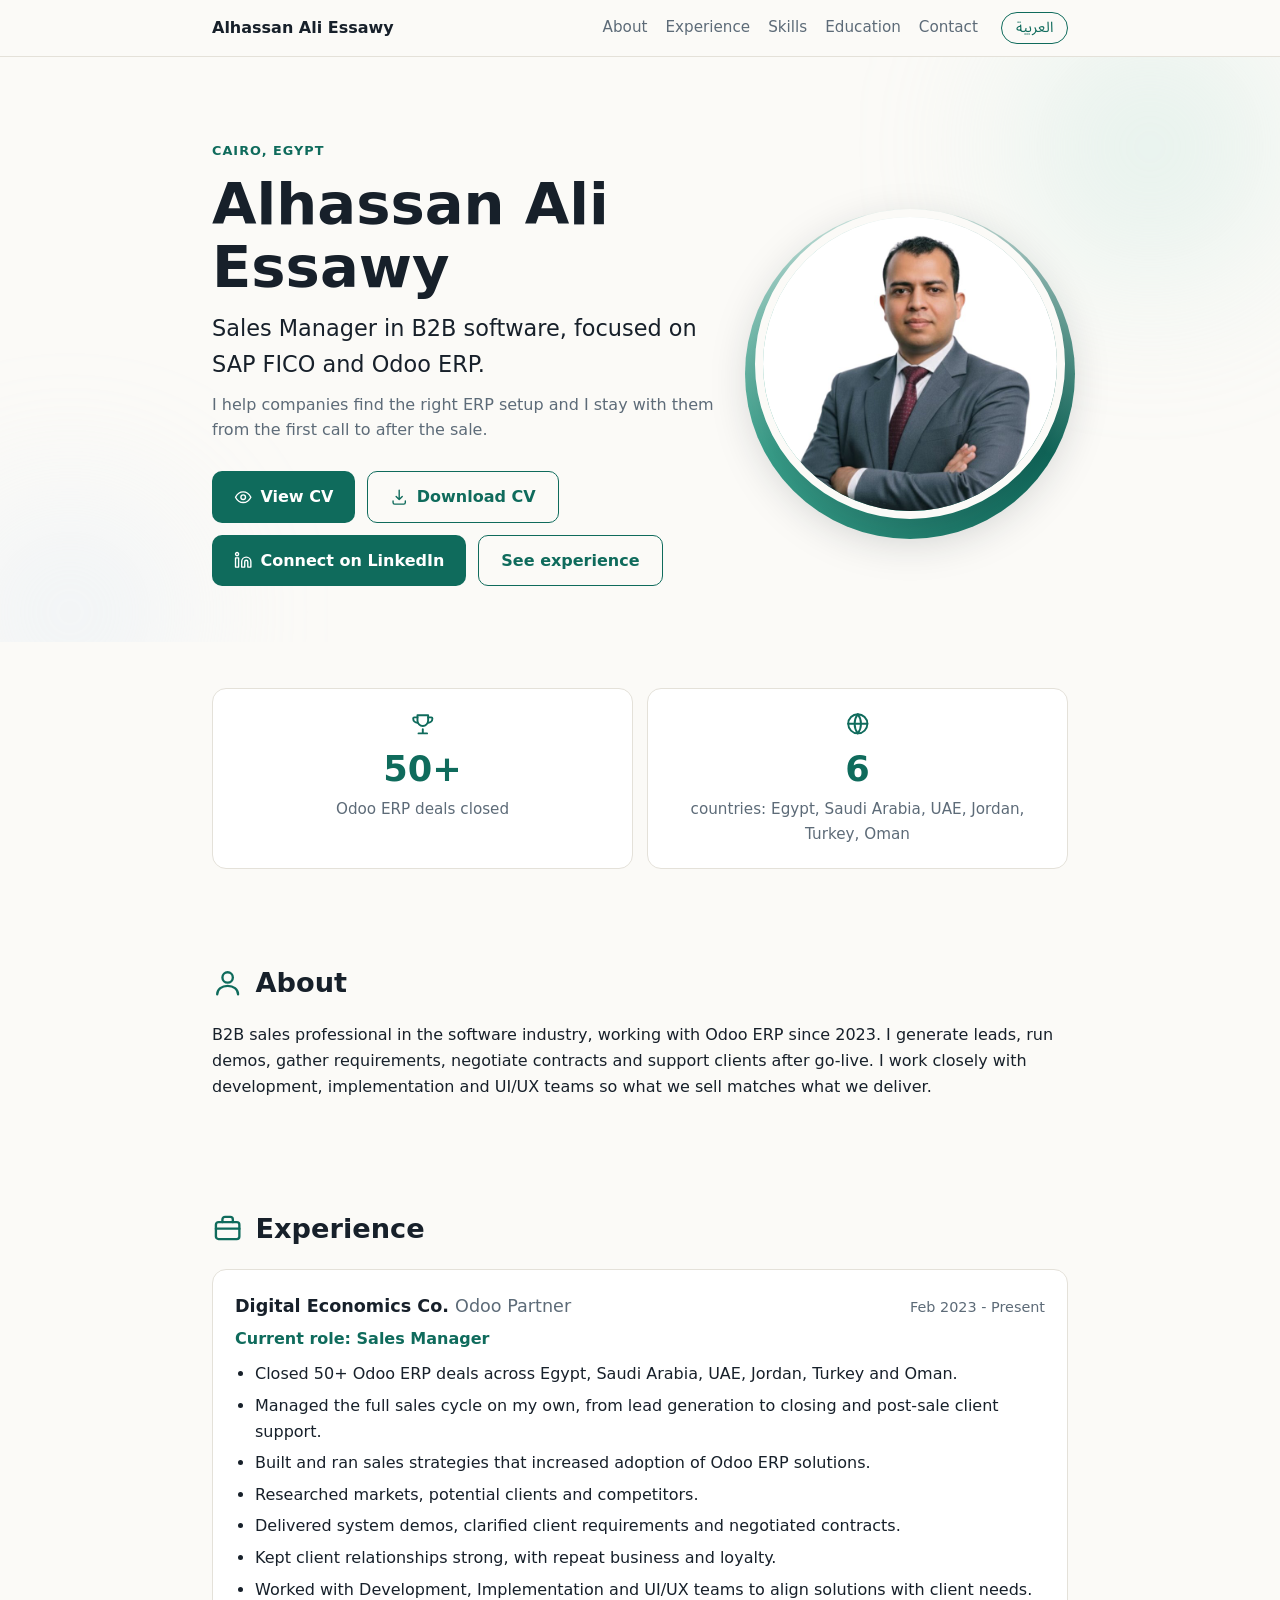
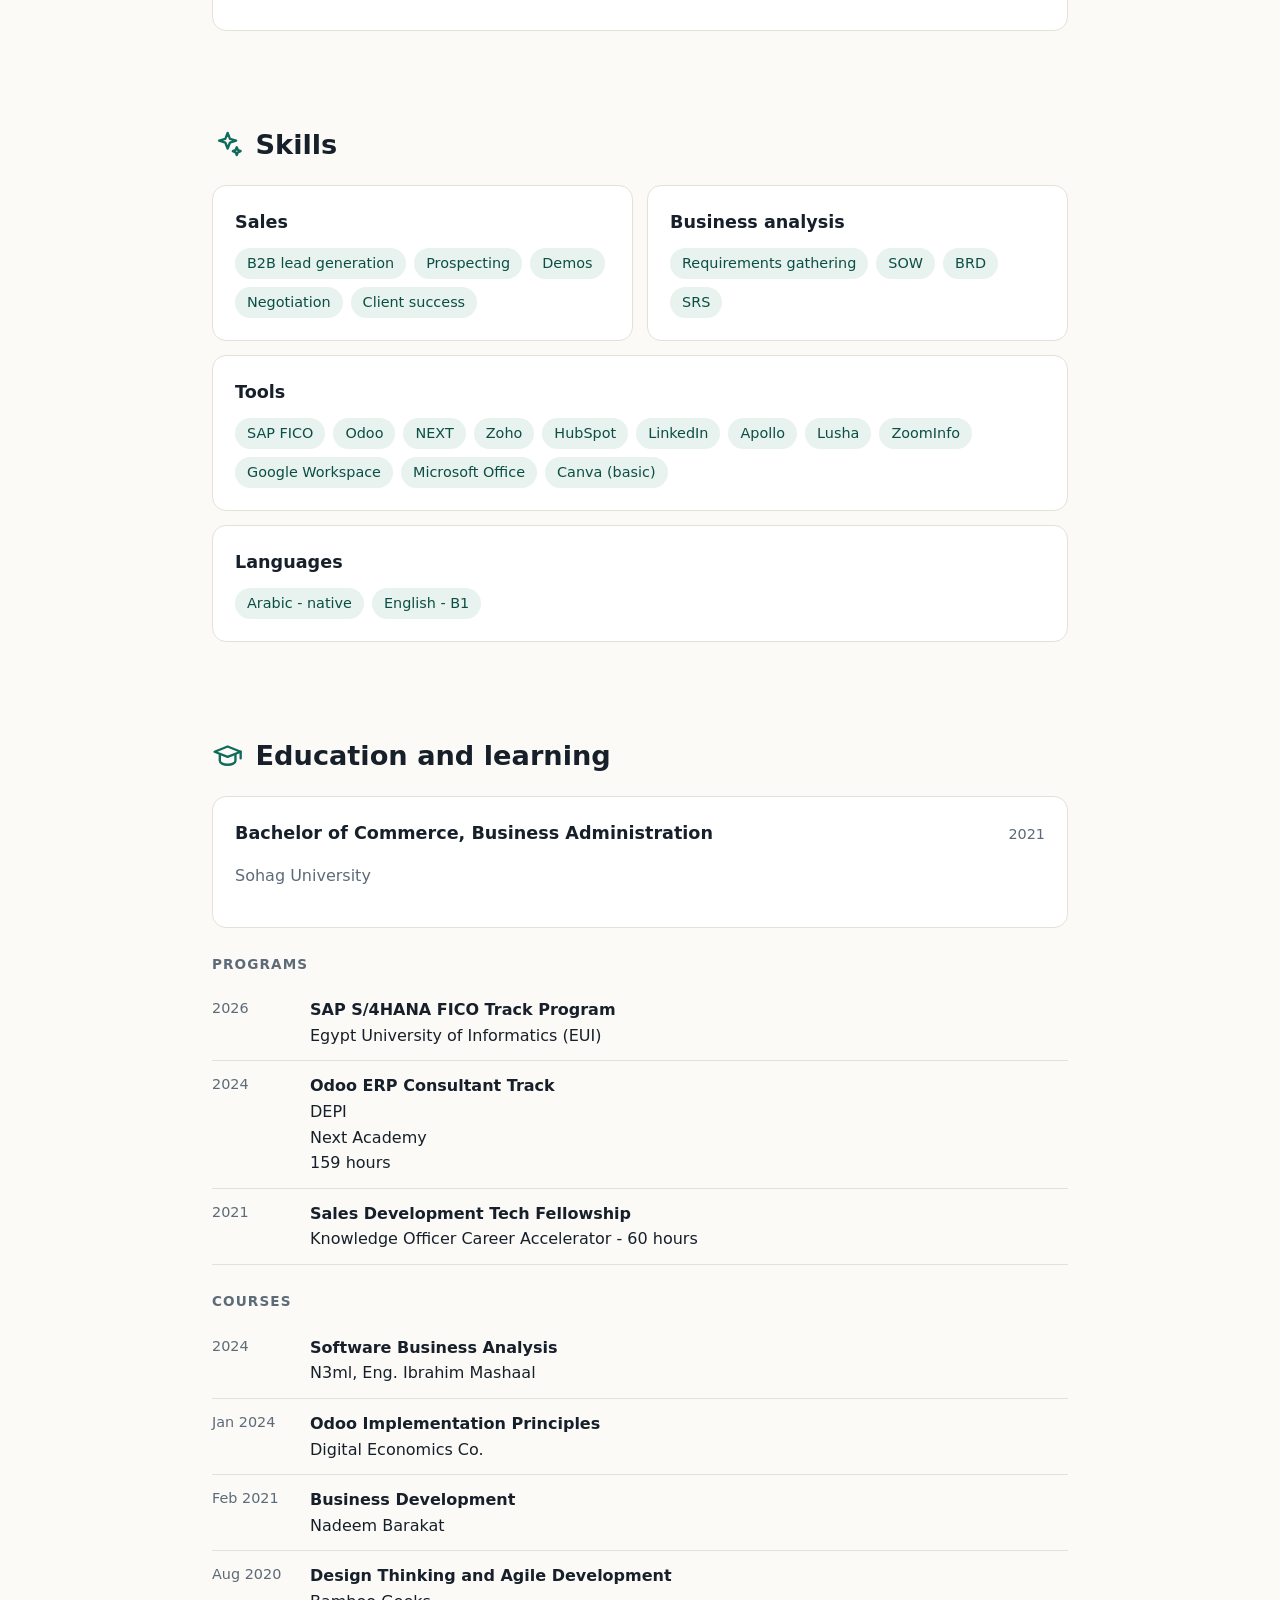
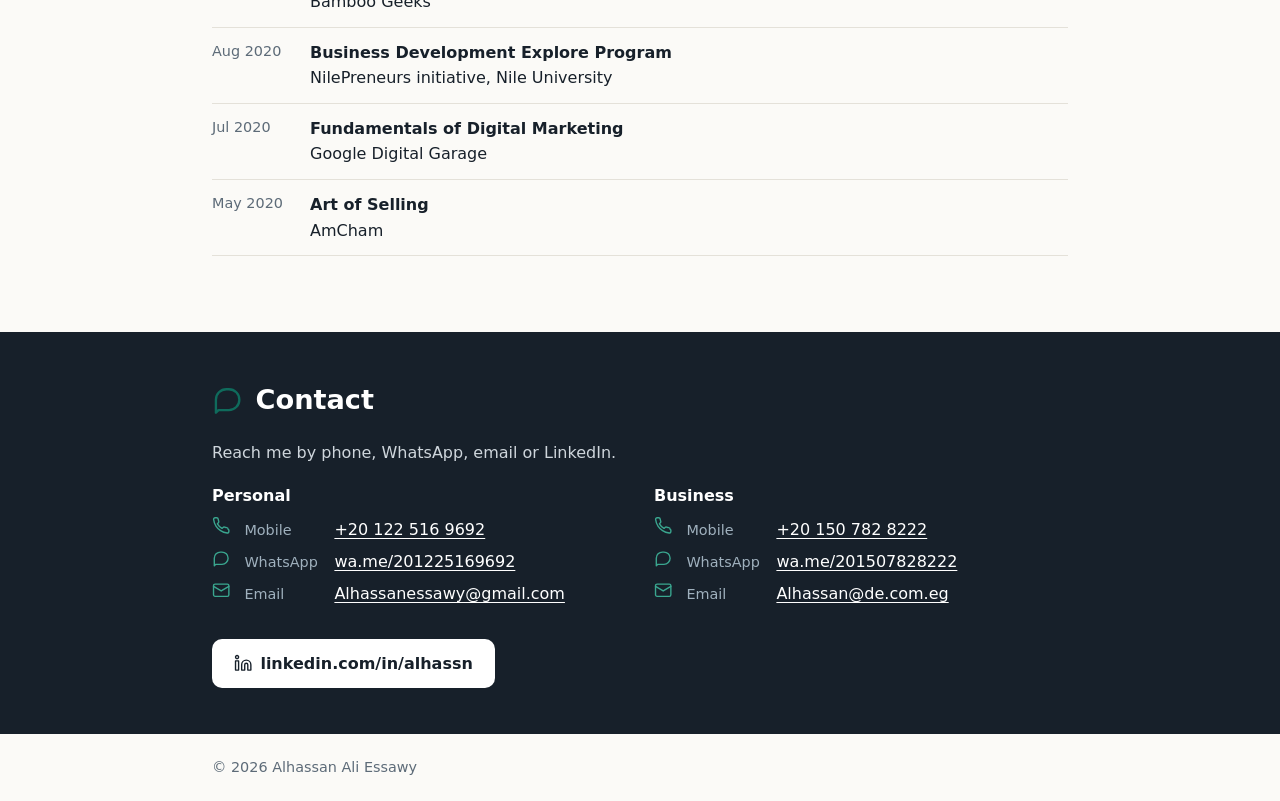
<file: index.html>
<!doctype html>
<html lang="en" dir="ltr">
<head>
<meta charset="utf-8">
<meta name="viewport" content="width=device-width,initial-scale=1">
<title>Alhassan Ali Essawy - Sales Manager | Odoo ERP</title>
<meta name="description" content="Alhassan Ali Essawy, Sales Manager at Digital Economics Co., Odoo Partner. B2B software sales in Cairo, Egypt.">
<link rel="stylesheet" href="font400.css"><link rel="stylesheet" href="font700.css"><link rel="stylesheet" href="style.css">
<script>
(function(){var q=new URLSearchParams(location.search).get("lang");var l=q||localStorage.getItem("lang")||(navigator.language||"").slice(0,2)==="ar"&&"ar"||"en";if(l!=="ar")l="en";var d=document.documentElement;d.lang=l;d.dir=l==="ar"?"rtl":"ltr";})();
function setLang(l){var d=document.documentElement;d.lang=l;d.dir=l==="ar"?"rtl":"ltr";try{localStorage.setItem("lang",l)}catch(e){}}
</script>
</head>
<body>
<header class="nav"><div class="wrap">
<a class="brand" href="#top"><span class="en">Alhassan Ali Essawy</span><span class="ar">الحسن علي عيسوي</span></a>
<nav><a href="#about"><span class="en">About</span><span class="ar">نبذة</span></a><a href="#experience"><span class="en">Experience</span><span class="ar">الخبرة</span></a><a href="#skills"><span class="en">Skills</span><span class="ar">المهارات</span></a><a href="#learning"><span class="en">Education</span><span class="ar">التعليم</span></a><a href="#contact"><span class="en">Contact</span><span class="ar">التواصل</span></a>
<button class="lang" onclick="setLang(document.documentElement.lang==='ar'?'en':'ar')"><span class="en">العربية</span><span class="ar">English</span></button></nav>
</div></header>
<main id="top">
<section class="hero"><span class="blob b1" aria-hidden="true"></span><span class="blob b2" aria-hidden="true"></span><div class="wrap hero-grid"><div class="hero-copy">
<p class="eyebrow"><span class="en">Cairo, Egypt</span><span class="ar">القاهرة، مصر</span></p>
<h1><span class="en">Alhassan Ali Essawy</span><span class="ar">الحسن علي عيسوي</span></h1>
<p class="lead"><span class="en">Sales Manager in B2B software, focused on SAP FICO and Odoo ERP.</span><span class="ar">مدير مبيعات في برمجيات الشركات، متخصص في <bdi style="white-space:nowrap">SAP FICO</bdi> و<bdi style="white-space:nowrap">Odoo ERP</bdi>.</span></p>
<p class="sub"><span class="en">I help companies find the right ERP setup and I stay with them from the first call to after the sale.</span><span class="ar">أساعد الشركات على اختيار نظام ERP المناسب، وأبقى معهم من أول مكالمة حتى ما بعد البيع.</span></p>
<div class="cta"><a class="btn en" href="Alhassan-Essawy-CV-EN.pdf" target="_blank" rel="noopener"><svg class="ic" viewBox="0 0 24 24" fill="none" stroke="currentColor" stroke-width="1.8" stroke-linecap="round" stroke-linejoin="round" aria-hidden="true" focusable="false"><path d="M2 12s3.5-7 10-7 10 7 10 7-3.5 7-10 7-10-7-10-7z"/><circle cx="12" cy="12" r="3"/></svg>View CV</a><a class="btn ghost en" href="Alhassan-Essawy-CV-EN.pdf" download="Alhassan-Essawy-CV-EN.pdf"><svg class="ic" viewBox="0 0 24 24" fill="none" stroke="currentColor" stroke-width="1.8" stroke-linecap="round" stroke-linejoin="round" aria-hidden="true" focusable="false"><path d="M12 3v12m0 0 4-4m-4 4-4-4"/><path d="M4 17v2a2 2 0 0 0 2 2h12a2 2 0 0 0 2-2v-2"/></svg>Download CV</a><a class="btn ar" href="Alhassan-Essawy-CV-AR.pdf" target="_blank" rel="noopener"><svg class="ic" viewBox="0 0 24 24" fill="none" stroke="currentColor" stroke-width="1.8" stroke-linecap="round" stroke-linejoin="round" aria-hidden="true" focusable="false"><path d="M2 12s3.5-7 10-7 10 7 10 7-3.5 7-10 7-10-7-10-7z"/><circle cx="12" cy="12" r="3"/></svg>عرض السيرة الذاتية</a><a class="btn ghost ar" href="Alhassan-Essawy-CV-AR.pdf" download="Alhassan-Essawy-CV-AR.pdf"><svg class="ic" viewBox="0 0 24 24" fill="none" stroke="currentColor" stroke-width="1.8" stroke-linecap="round" stroke-linejoin="round" aria-hidden="true" focusable="false"><path d="M12 3v12m0 0 4-4m-4 4-4-4"/><path d="M4 17v2a2 2 0 0 0 2 2h12a2 2 0 0 0 2-2v-2"/></svg>تحميل السيرة الذاتية</a><a class="btn" href="https://www.linkedin.com/in/alhassn"><svg class="ic" viewBox="0 0 24 24" fill="none" stroke="currentColor" stroke-width="1.8" stroke-linecap="round" stroke-linejoin="round" aria-hidden="true" focusable="false"><path d="M16 8a6 6 0 0 1 6 6v7h-4v-7a2 2 0 0 0-4 0v7h-4v-7a6 6 0 0 1 6-6z"/><rect x="2" y="9" width="4" height="12"/><circle cx="4" cy="4" r="2"/></svg><span class="en">Connect on LinkedIn</span><span class="ar">تواصل عبر لينكدإن</span></a><a class="btn ghost" href="#experience"><span class="en">See experience</span><span class="ar">اطلع على الخبرة</span></a></div>
</div><div class="hero-visual reveal"><span class="ring" aria-hidden="true"></span><img class="avatar" src="[data-uri]" width="360" height="360" alt="Portrait of Alhassan Ali Essawy" loading="eager" decoding="async"></div></div></section>
<section class="stats"><div class="wrap grid2s">
<div class="stat reveal"><svg class="ic" viewBox="0 0 24 24" fill="none" stroke="currentColor" stroke-width="1.8" stroke-linecap="round" stroke-linejoin="round" aria-hidden="true" focusable="false"><path d="M8 21h8m-4-4v4M7 4h10v5a5 5 0 0 1-10 0z"/><path d="M7 6H4a1 1 0 0 0-1 1c0 2.5 2 4 4 4M17 6h3a1 1 0 0 1 1 1c0 2.5-2 4-4 4"/></svg><b data-n="50" data-suffix="+">50+</b><span><span class="en">Odoo ERP deals closed</span><span class="ar">صفقة Odoo ERP مغلقة</span></span></div>
<div class="stat reveal"><svg class="ic" viewBox="0 0 24 24" fill="none" stroke="currentColor" stroke-width="1.8" stroke-linecap="round" stroke-linejoin="round" aria-hidden="true" focusable="false"><circle cx="12" cy="12" r="9"/><path d="M3 12h18M12 3a15 15 0 0 1 0 18 15 15 0 0 1 0-18z"/></svg><b data-n="6" data-suffix="">6</b><span><span class="en">countries: Egypt, Saudi Arabia, UAE, Jordan, Turkey, Oman</span><span class="ar">دول: مصر، السعودية، الإمارات، الأردن، تركيا، عُمان</span></span></div>
</div></section>
<section id="about" class="reveal"><div class="wrap"><h2><svg class="ic" viewBox="0 0 24 24" fill="none" stroke="currentColor" stroke-width="1.8" stroke-linecap="round" stroke-linejoin="round" aria-hidden="true" focusable="false"><circle cx="12" cy="8" r="4"/><path d="M4 21c0-4 3.6-6.5 8-6.5s8 2.5 8 6.5"/></svg><span class="en">About</span><span class="ar">نبذة</span></h2>
<p><span class="en">B2B sales professional in the software industry, working with Odoo ERP since 2023. I generate leads, run demos, gather requirements, negotiate contracts and support clients after go-live. I work closely with development, implementation and UI/UX teams so what we sell matches what we deliver.</span><span class="ar">محترف مبيعات B2B في قطاع البرمجيات، أعمل مع Odoo ERP منذ 2023. أولّد العملاء المحتملين، وأقدم العروض التوضيحية، وأجمع المتطلبات، وأتفاوض على العقود، وأدعم العملاء بعد التشغيل. أعمل بالتعاون مع فرق التطوير والتنفيذ وتصميم تجربة المستخدم ليتطابق ما نبيعه مع ما نسلّمه.</span></p></div></section>
<section id="experience" class="reveal"><div class="wrap"><h2><svg class="ic" viewBox="0 0 24 24" fill="none" stroke="currentColor" stroke-width="1.8" stroke-linecap="round" stroke-linejoin="round" aria-hidden="true" focusable="false"><rect x="3" y="7" width="18" height="13" rx="2"/><path d="M8 7V5a2 2 0 0 1 2-2h4a2 2 0 0 1 2 2v2M3 12h18"/></svg><span class="en">Experience</span><span class="ar">الخبرة</span></h2>
<article class="card"><div class="row"><h3><span class="en">Digital Economics Co.</span><span class="ar">ديجيتال إيكونوميكس</span> <span class="muted"><span class="en">Odoo Partner</span><span class="ar">شريك Odoo</span></span></h3><span class="date"><span class="en">Feb 2023 - Present</span><span class="ar">فبراير 2023 - الآن</span></span></div>
<p class="role"><span class="en">Current role: Sales Manager</span><span class="ar">الدور الحالي: مدير مبيعات</span></p>
<ul><li><span class="en">Closed 50+ Odoo ERP deals across Egypt, Saudi Arabia, UAE, Jordan, Turkey and Oman.</span><span class="ar">أغلقت أكثر من 50 صفقة Odoo ERP في مصر والسعودية والإمارات والأردن وتركيا وعُمان.</span></li><li><span class="en">Managed the full sales cycle on my own, from lead generation to closing and post-sale client support.</span><span class="ar">أدرت دورة البيع كاملة بشكل مستقل، من توليد العملاء المحتملين حتى إغلاق الصفقة ودعم العميل بعد البيع.</span></li><li><span class="en">Built and ran sales strategies that increased adoption of Odoo ERP solutions.</span><span class="ar">وضعت ونفذت استراتيجيات مبيعات زادت من اعتماد حلول Odoo ERP.</span></li><li><span class="en">Researched markets, potential clients and competitors.</span><span class="ar">أجريت أبحاث السوق وحللت العملاء المحتملين والمنافسين.</span></li><li><span class="en">Delivered system demos, clarified client requirements and negotiated contracts.</span><span class="ar">قدمت عروض توضيحية للنظام، وحددت متطلبات العملاء، وتفاوضت على العقود.</span></li><li><span class="en">Kept client relationships strong, with repeat business and loyalty.</span><span class="ar">حافظت على علاقات قوية مع العملاء، مع أعمال متكررة وولاء.</span></li><li><span class="en">Worked with Development, Implementation and UI/UX teams to align solutions with client needs.</span><span class="ar">عملت مع فرق التطوير والتنفيذ وتصميم تجربة المستخدم لمواءمة الحلول مع احتياجات العملاء.</span></li></ul></article></div></section>
<section id="skills" class="reveal"><div class="wrap"><h2><svg class="ic" viewBox="0 0 24 24" fill="none" stroke="currentColor" stroke-width="1.8" stroke-linecap="round" stroke-linejoin="round" aria-hidden="true" focusable="false"><path d="M12 3l1.8 4.6L18.5 9l-4.7 1.4L12 15l-1.8-4.6L5.5 9l4.7-1.4z"/><path d="M19 14l.9 2.1L22 17l-2.1.9L19 20l-.9-2.1L16 17l2.1-.9z"/></svg><span class="en">Skills</span><span class="ar">المهارات</span></h2><div class="grid2">
<div class="card"><h3><span class="en">Sales</span><span class="ar">المبيعات</span></h3><p class="tags"><span><span class="en">B2B lead generation</span><span class="ar">توليد عملاء B2B</span></span><span><span class="en">Prospecting</span><span class="ar">البحث عن العملاء</span></span><span><span class="en">Demos</span><span class="ar">العروض التوضيحية</span></span><span><span class="en">Negotiation</span><span class="ar">التفاوض</span></span><span><span class="en">Client success</span><span class="ar">نجاح العميل</span></span></p></div>
<div class="card"><h3><span class="en">Business analysis</span><span class="ar">تحليل الأعمال</span></h3><p class="tags"><span><span class="en">Requirements gathering</span><span class="ar">جمع المتطلبات</span></span><span>SOW</span><span>BRD</span><span>SRS</span></p></div>
<div class="card"><h3><span class="en">Tools</span><span class="ar">الأدوات</span></h3><p class="tags"><span>SAP FICO</span><span>Odoo</span><span>NEXT</span><span>Zoho</span><span>HubSpot</span><span>LinkedIn</span><span>Apollo</span><span>Lusha</span><span>ZoomInfo</span><span>Google Workspace</span><span>Microsoft Office</span><span><span class="en">Canva (basic)</span><span class="ar">Canva (أساسي)</span></span></p></div>
<div class="card"><h3><span class="en">Languages</span><span class="ar">اللغات</span></h3><p class="tags"><span><span class="en">Arabic - native</span><span class="ar">العربية - لغة أم</span></span><span><span class="en">English - B1</span><span class="ar">الإنجليزية - B1</span></span></p></div>
</div></div></section>
<section id="learning" class="reveal"><div class="wrap"><h2><svg class="ic" viewBox="0 0 24 24" fill="none" stroke="currentColor" stroke-width="1.8" stroke-linecap="round" stroke-linejoin="round" aria-hidden="true" focusable="false"><path d="M2 9l10-4 10 4-10 4z"/><path d="M6 11.5V16c0 1.7 2.7 3 6 3s6-1.3 6-3v-4.5M22 9v5"/></svg><span class="en">Education and learning</span><span class="ar">التعليم والتدريب</span></h2>
<div class="card"><div class="row"><h3><span class="en">Bachelor of Commerce, Business Administration</span><span class="ar">بكالوريوس التجارة، إدارة الأعمال</span></h3><span class="date">2021</span></div><p class="muted"><span class="en">Sohag University</span><span class="ar">جامعة سوهاج</span></p></div>
<h3 class="sec"><span class="en">Programs</span><span class="ar">البرامج</span></h3><ul class="tl"><li><span class="date">2026</span><div><b><span class="en">SAP S/4HANA FICO Track Program</span><span class="ar">برنامج مسار <bdi>SAP S/4HANA FICO</bdi></span></b><br><span class="en">Egypt University of Informatics (EUI)</span><span class="ar">جامعة مصر للمعلوماتية (EUI)</span></div></li><li><span class="date">2024</span><div><b><span class="en">Odoo ERP Consultant Track</span><span class="ar">مسار مستشار Odoo ERP</span></b><br><span class="en">DEPI<br>Next Academy<br>159 hours</span><span class="ar">DEPI<br>Next Academy<br>159 ساعة</span></div></li><li><span class="date">2021</span><div><b><span class="en">Sales Development Tech Fellowship</span><span class="ar">زمالة تطوير المبيعات التقنية</span></b><br><span class="en">Knowledge Officer Career Accelerator - 60 hours</span><span class="ar">Knowledge Officer Career Accelerator - 60 ساعة</span></div></li></ul>
<h3 class="sec"><span class="en">Courses</span><span class="ar">الدورات</span></h3><ul class="tl"><li><span class="date">2024</span><div><b><span class="en">Software Business Analysis</span><span class="ar">تحليل أعمال البرمجيات</span></b><br><span class="en">N3ml, Eng. Ibrahim Mashaal</span><span class="ar">N3ml، م. إبراهيم مشعل</span></div></li><li><span class="date"><span class="en">Jan 2024</span><span class="ar">يناير 2024</span></span><div><b><span class="en">Odoo Implementation Principles</span><span class="ar">أساسيات تنفيذ أودو</span></b><br><span class="en">Digital Economics Co.</span><span class="ar">ديجيتال إيكونوميكس</span></div></li><li><span class="date"><span class="en">Feb 2021</span><span class="ar">فبراير 2021</span></span><div><b><span class="en">Business Development</span><span class="ar">تطوير الأعمال</span></b><br><span class="en">Nadeem Barakat</span><span class="ar">نديم بركات</span></div></li><li><span class="date"><span class="en">Aug 2020</span><span class="ar">أغسطس 2020</span></span><div><b><span class="en">Design Thinking and Agile Development</span><span class="ar">التفكير التصميمي والتطوير الرشيق</span></b><br><span class="en">Bamboo Geeks</span><span class="ar">Bamboo Geeks</span></div></li><li><span class="date"><span class="en">Aug 2020</span><span class="ar">أغسطس 2020</span></span><div><b><span class="en">Business Development Explore Program</span><span class="ar">برنامج استكشاف تطوير الأعمال</span></b><br><span class="en">NilePreneurs initiative, Nile University</span><span class="ar">مبادرة NilePreneurs، جامعة النيل</span></div></li><li><span class="date"><span class="en">Jul 2020</span><span class="ar">يوليو 2020</span></span><div><b><span class="en">Fundamentals of Digital Marketing</span><span class="ar">أساسيات التسويق الرقمي</span></b><br><span class="en">Google Digital Garage</span><span class="ar">Google Digital Garage</span></div></li><li><span class="date"><span class="en">May 2020</span><span class="ar">مايو 2020</span></span><div><b><span class="en">Art of Selling</span><span class="ar">فن البيع</span></b><br><span class="en">AmCham</span><span class="ar">الغرفة الأمريكية بالقاهرة (AmCham)</span></div></li></ul>
</div></section>
<section id="contact" class="contact reveal"><div class="wrap"><h2><svg class="ic" viewBox="0 0 24 24" fill="none" stroke="currentColor" stroke-width="1.8" stroke-linecap="round" stroke-linejoin="round" aria-hidden="true" focusable="false"><path d="M21 12a8 8 0 0 1-8 8H5l-2 2V12a8 8 0 0 1 8-8h2a8 8 0 0 1 8 8z"/></svg><span class="en">Contact</span><span class="ar">التواصل</span></h2>
<p><span class="en">Reach me by phone, WhatsApp, email or LinkedIn.</span><span class="ar">تواصل معي عبر الهاتف أو واتساب أو البريد أو لينكدإن.</span></p>
<div class="cgrid"><div class="cgrp"><h3><span class="en">Personal</span><span class="ar">شخصي</span></h3><p class="crow"><svg class="ic" viewBox="0 0 24 24" fill="none" stroke="currentColor" stroke-width="1.8" stroke-linecap="round" stroke-linejoin="round" aria-hidden="true" focusable="false"><path d="M22 16.9v2a2 2 0 0 1-2.2 2 19.8 19.8 0 0 1-8.6-3.1 19.5 19.5 0 0 1-6-6A19.8 19.8 0 0 1 2.1 3.2 2 2 0 0 1 4.1 1h2a2 2 0 0 1 2 1.7c.1 1 .4 2 .7 2.8a2 2 0 0 1-.5 2.1L7.1 8.9a16 16 0 0 0 6 6l1.3-1.2a2 2 0 0 1 2.1-.5c.9.3 1.9.6 2.8.7a2 2 0 0 1 1.7 2z"/></svg><span class="lbl"><span class="en">Mobile</span><span class="ar">الجوال</span></span><a class="c" href="tel:+201225169692" dir="ltr">+20 122 516 9692</a></p><p class="crow"><svg class="ic" viewBox="0 0 24 24" fill="none" stroke="currentColor" stroke-width="1.8" stroke-linecap="round" stroke-linejoin="round" aria-hidden="true" focusable="false"><path d="M21 12a8 8 0 0 1-8 8H5l-2 2V12a8 8 0 0 1 8-8h2a8 8 0 0 1 8 8z"/></svg><span class="lbl"><span class="en">WhatsApp</span><span class="ar">واتساب</span></span><a class="c" href="https://wa.me/201225169692" dir="ltr">wa.me/201225169692</a></p><p class="crow"><svg class="ic" viewBox="0 0 24 24" fill="none" stroke="currentColor" stroke-width="1.8" stroke-linecap="round" stroke-linejoin="round" aria-hidden="true" focusable="false"><rect x="2" y="4" width="20" height="16" rx="2"/><path d="m22 7-10 6L2 7"/></svg><span class="lbl"><span class="en">Email</span><span class="ar">البريد</span></span><a class="c" href="mailto:Alhassanessawy@gmail.com" dir="ltr">Alhassanessawy@gmail.com</a></p></div><div class="cgrp"><h3><span class="en">Business</span><span class="ar">العمل</span></h3><p class="crow"><svg class="ic" viewBox="0 0 24 24" fill="none" stroke="currentColor" stroke-width="1.8" stroke-linecap="round" stroke-linejoin="round" aria-hidden="true" focusable="false"><path d="M22 16.9v2a2 2 0 0 1-2.2 2 19.8 19.8 0 0 1-8.6-3.1 19.5 19.5 0 0 1-6-6A19.8 19.8 0 0 1 2.1 3.2 2 2 0 0 1 4.1 1h2a2 2 0 0 1 2 1.7c.1 1 .4 2 .7 2.8a2 2 0 0 1-.5 2.1L7.1 8.9a16 16 0 0 0 6 6l1.3-1.2a2 2 0 0 1 2.1-.5c.9.3 1.9.6 2.8.7a2 2 0 0 1 1.7 2z"/></svg><span class="lbl"><span class="en">Mobile</span><span class="ar">الجوال</span></span><a class="c" href="tel:+201507828222" dir="ltr">+20 150 782 8222</a></p><p class="crow"><svg class="ic" viewBox="0 0 24 24" fill="none" stroke="currentColor" stroke-width="1.8" stroke-linecap="round" stroke-linejoin="round" aria-hidden="true" focusable="false"><path d="M21 12a8 8 0 0 1-8 8H5l-2 2V12a8 8 0 0 1 8-8h2a8 8 0 0 1 8 8z"/></svg><span class="lbl"><span class="en">WhatsApp</span><span class="ar">واتساب</span></span><a class="c" href="https://wa.me/201507828222" dir="ltr">wa.me/201507828222</a></p><p class="crow"><svg class="ic" viewBox="0 0 24 24" fill="none" stroke="currentColor" stroke-width="1.8" stroke-linecap="round" stroke-linejoin="round" aria-hidden="true" focusable="false"><rect x="2" y="4" width="20" height="16" rx="2"/><path d="m22 7-10 6L2 7"/></svg><span class="lbl"><span class="en">Email</span><span class="ar">البريد</span></span><a class="c" href="mailto:Alhassan@de.com.eg" dir="ltr">Alhassan@de.com.eg</a></p></div></div><a class="btn" href="https://www.linkedin.com/in/alhassn" dir="ltr"><svg class="ic" viewBox="0 0 24 24" fill="none" stroke="currentColor" stroke-width="1.8" stroke-linecap="round" stroke-linejoin="round" aria-hidden="true" focusable="false"><path d="M16 8a6 6 0 0 1 6 6v7h-4v-7a2 2 0 0 0-4 0v7h-4v-7a6 6 0 0 1 6-6z"/><rect x="2" y="9" width="4" height="12"/><circle cx="4" cy="4" r="2"/></svg>linkedin.com/in/alhassn</a></div></section>
</main>
<footer><div class="wrap">&copy; 2026 <span class="en">Alhassan Ali Essawy</span><span class="ar">الحسن علي عيسوي</span></div></footer>
<script>
(function(){
var rm=window.matchMedia&&window.matchMedia('(prefers-reduced-motion: reduce)').matches;
var nav=document.querySelector('.nav');
var onScroll=function(){nav.classList.toggle('scrolled',window.scrollY>8)};
onScroll();addEventListener('scroll',onScroll,{passive:true});
if(rm){document.querySelectorAll('.reveal').forEach(function(el){el.classList.add('in')});return}
var io=new IntersectionObserver(function(es){es.forEach(function(e){if(e.isIntersecting){e.target.classList.add('in');io.unobserve(e.target)}})},{threshold:.12,rootMargin:'0px 0px -8% 0px'});
document.querySelectorAll('.reveal').forEach(function(el){io.observe(el)});
var co=new IntersectionObserver(function(es){es.forEach(function(e){if(!e.isIntersecting)return;co.unobserve(e.target);var el=e.target,n=+el.dataset.n,suf=el.dataset.suffix||'',t0=null;
function step(t){if(!t0)t0=t;var p=Math.min((t-t0)/1100,1),v=Math.round(n*(1-Math.pow(1-p,3)));el.textContent=v+suf;if(p<1)requestAnimationFrame(step)}
requestAnimationFrame(step)})},{threshold:.4});
document.querySelectorAll('.stat b[data-n]').forEach(function(el){co.observe(el)});
})();
</script>
</body></html>
</file>
<file: font400.css>
@font-face{font-family:"CV Arabic";font-weight:400;src:url("[data-uri]") format("truetype");font-display:swap}
</file>
<file: font700.css>
@font-face{font-family:"CV Arabic";font-weight:700;src:url("[data-uri]") format("truetype");font-display:swap}
</file>
<file: style.css>
:root{--bg:#fbfaf7;--ink:#17202a;--muted:#5d6b78;--accent:#0f6b5c;--card:#fff;--line:#e4e1d9}
*{box-sizing:border-box}html{scroll-behavior:smooth}
body{margin:0;font-family:system-ui,-apple-system,"Segoe UI",Roboto,sans-serif;background:var(--bg);color:var(--ink);line-height:1.6}
.wrap{max-width:900px;margin:0 auto;padding:0 22px}
.nav{position:sticky;top:0;background:rgba(251,250,247,.92);backdrop-filter:blur(8px);border-bottom:1px solid var(--line);z-index:5}
.nav .wrap{display:flex;justify-content:space-between;align-items:center;height:56px}
.brand{font-weight:700;color:var(--ink);text-decoration:none}
nav a{margin-left:18px;color:var(--muted);text-decoration:none;font-size:.95rem}nav a:hover{color:var(--accent)}
.hero{padding:84px 0 56px}
.eyebrow{color:var(--accent);font-weight:600;letter-spacing:.08em;text-transform:uppercase;font-size:.8rem;margin:0}
h1{font-size:clamp(2.3rem,6vw,3.6rem);margin:.2em 0;line-height:1.1}
.lead{font-size:1.4rem;margin:0 0 .4em}.sub{color:var(--muted);max-width:560px;margin:0 0 28px}
.btn{display:inline-block;background:var(--accent);color:#fff;padding:12px 22px;border-radius:10px;text-decoration:none;font-weight:600;margin-right:10px}
.btn.ghost{background:transparent;color:var(--accent);border:1.5px solid var(--accent)}
.grid3{display:grid;grid-template-columns:repeat(3,1fr);gap:14px}
.stat{background:var(--card);border:1px solid var(--line);border-radius:14px;padding:22px;text-align:center}
.stat b{display:block;font-size:2.2rem;color:var(--accent)}.stat span{color:var(--muted);font-size:.95rem}
section{padding:46px 0}h2{font-size:1.7rem;margin:0 0 18px}
h3{margin:0;font-size:1.1rem}h3.sec{margin:26px 0 10px;color:var(--muted);text-transform:uppercase;font-size:.85rem;letter-spacing:.08em}
.card{background:var(--card);border:1px solid var(--line);border-radius:14px;padding:22px}
.row{display:flex;justify-content:space-between;gap:12px;flex-wrap:wrap;align-items:baseline}
.date{color:var(--muted);font-size:.9rem;white-space:nowrap}.muted{color:var(--muted);font-weight:400}
.role{color:var(--accent);font-weight:600;margin:6px 0 10px}
.card ul{margin:0;padding-left:20px}.card li{margin:6px 0}
.grid2{display:grid;grid-template-columns:1fr 1fr;gap:14px}.grid2 .card:nth-child(n+3){grid-column:1/-1}
.tags{display:flex;flex-wrap:wrap;gap:8px;margin:12px 0 0}
.tags>span{background:#e8f2ef;color:#0b4f44;padding:4px 12px;border-radius:99px;font-size:.9rem}
.tl{list-style:none;padding:0;margin:0}.tl li{display:flex;gap:18px;padding:12px 0;border-bottom:1px solid var(--line)}
.tl .date{min-width:80px}
.contact{background:#17202a;color:#fff;margin-top:30px}.contact p{color:#cfd6dc}
.contact .btn{background:#fff;color:#17202a}
footer{padding:22px 0;color:var(--muted);font-size:.9rem}
@media(max-width:640px){.grid3,.grid2{grid-template-columns:1fr}nav a{margin-left:10px;font-size:.85rem}.brand{display:none}.nav .wrap{justify-content:center}.hero{padding-top:52px}.tl li{flex-direction:column;gap:2px}}
html[lang=en] .ar,html[lang=ar] .en{display:none!important}
html[dir=rtl] body{font-family:"Noto Sans Arabic","Segoe UI",Tahoma,system-ui,sans-serif}
html[dir=rtl] .btn{margin-right:0;margin-left:10px}
html[dir=rtl] .card ul{padding-left:0;padding-right:20px}
html[dir=rtl] nav a{margin-left:0;margin-right:18px}
html[dir=rtl] .eyebrow{letter-spacing:0}
html[dir=rtl] h3.sec{letter-spacing:0}
.lang{margin-inline-start:18px;background:transparent;border:1.5px solid var(--accent);color:var(--accent);border-radius:99px;padding:3px 14px;font:inherit;font-size:.9rem;cursor:pointer}
@media(max-width:640px){html[dir=rtl] nav a{margin-right:10px}.nav .wrap{padding:0 10px}nav{display:flex;align-items:center}.lang{margin-inline-start:10px;padding:2px 10px}}
.stat b{direction:ltr;unicode-bidi:isolate}

.grid2s{display:grid;grid-template-columns:1fr 1fr;gap:14px}
@media(max-width:640px){.grid2s{grid-template-columns:1fr}}
.stat span{display:block}
.ar,#langbtn,button,[dir=rtl],[dir=rtl] *{font-family:"CV Arabic","Noto Sans Arabic","Segoe UI",Tahoma,Arial,sans-serif;letter-spacing:normal}
section[id],[id].sec{scroll-margin-top:70px}html{scroll-behavior:smooth}
.cgrid{display:grid;grid-template-columns:1fr 1fr;gap:28px;margin:18px 0 26px}@media(max-width:700px){.cgrid{grid-template-columns:1fr}}
.cgrp h3{color:#fff;font-size:1rem;margin:0 0 8px}.crow{display:flex;flex-wrap:wrap;gap:4px 14px;margin:6px 0;align-items:baseline}
.lbl{min-width:76px;color:#9fb0bd;font-size:.9rem}.crow .c{color:#fff;text-decoration:underline;text-underline-offset:3px;word-break:break-all}

.lang,.lang span{font-family:"CV Arabic","Noto Sans Arabic","Segoe UI",Tahoma,Arial,sans-serif;letter-spacing:normal}


/* ==== visuals & animations ==== */
.ic{width:1.15em;height:1.15em;vertical-align:-.22em;flex:none}
h2 .ic{color:var(--accent);margin-inline-end:.45em}
.btn{display:inline-flex;align-items:center;gap:.5em;transition:transform .18s ease,box-shadow .18s ease,background .18s ease}
.btn:hover{transform:translateY(-2px);box-shadow:0 8px 20px rgba(15,107,92,.25)}
.btn.ghost:hover{box-shadow:0 8px 20px rgba(15,107,92,.15)}
.nav{transition:box-shadow .25s ease}
.nav.scrolled{box-shadow:0 4px 18px rgba(23,32,42,.08)}

.hero{position:relative;overflow:hidden}
.hero .blob{position:absolute;border-radius:50%;filter:blur(70px);opacity:.5;pointer-events:none}
.hero .b1{width:420px;height:420px;background:radial-gradient(circle,#bfe3d9,transparent 65%);top:-120px;inset-inline-end:-80px;animation:drift 14s ease-in-out infinite alternate}
.hero .b2{width:340px;height:340px;background:radial-gradient(circle,#d9e6f5,transparent 65%);bottom:-140px;inset-inline-start:-100px;animation:drift 18s ease-in-out infinite alternate-reverse}
@keyframes drift{from{transform:translate(0,0) scale(1)}to{transform:translate(30px,-24px) scale(1.08)}}
.hero-grid{position:relative;display:grid;grid-template-columns:1.35fr .85fr;gap:36px;align-items:center}
@media(max-width:760px){.hero-grid{grid-template-columns:1fr;gap:30px}.hero-visual{order:-1}}
.hero-visual{position:relative;display:flex;justify-content:center}
.hero-visual .ring{position:absolute;width:min(330px,72vw);height:min(330px,72vw);border-radius:50%;background:conic-gradient(from 120deg,#0f6b5c,#3aa68f,#e8f2ef,#0f6b5c);animation:spin 14s linear infinite}
.hero-visual .avatar{position:relative;width:min(310px,66vw);height:min(310px,66vw);border-radius:50%;object-fit:cover;border:8px solid #fbfaf7;box-shadow:0 18px 45px rgba(23,32,42,.22);animation:float 6s ease-in-out infinite}
@keyframes spin{to{transform:rotate(360deg)}}
@keyframes float{0%,100%{transform:translateY(0)}50%{transform:translateY(-10px)}}

.stat{transition:transform .2s ease,box-shadow .2s ease}
.stat:hover{transform:translateY(-4px);box-shadow:0 10px 26px rgba(23,32,42,.10)}
.stat .ic{width:1.6em;height:1.6em;color:var(--accent)}
.stat b{direction:ltr}

.card{transition:transform .2s ease,box-shadow .2s ease,border-color .2s ease}
.card:hover{transform:translateY(-4px);box-shadow:0 12px 28px rgba(23,32,42,.10);border-color:#cfe0da}
.tags>span{transition:transform .15s ease,background .15s ease}
.tags>span:hover{transform:translateY(-2px);background:#d8ebe4}
.tl li{transition:background .2s ease}
.tl li:hover{background:#f4f1ea}
.crow .ic{color:#3aa68f}
.contact .btn{transition:transform .18s ease,box-shadow .18s ease}

.reveal{opacity:0;transform:translateY(26px);transition:opacity .7s ease,transform .7s ease}
.reveal.in{opacity:1;transform:none}
.hero-copy>*{animation:rise .8s ease both}
.hero-copy>*:nth-child(2){animation-delay:.08s}
.hero-copy>*:nth-child(3){animation-delay:.16s}
.hero-copy>*:nth-child(4){animation-delay:.24s}
.hero-copy>*:nth-child(5){animation-delay:.32s}
@keyframes rise{from{opacity:0;transform:translateY(22px)}to{opacity:1;transform:none}}

@media (prefers-reduced-motion: reduce){
 *,*::before,*::after{animation:none!important;transition:none!important}
 .reveal{opacity:1;transform:none}
 html{scroll-behavior:auto}
}

/* ==== fixes: Arabic typography + CTA spacing ==== */
html[dir=rtl],html[dir=rtl] *{letter-spacing:0!important}
html[dir=rtl] .eyebrow,html[dir=rtl] h3.sec{text-transform:none;letter-spacing:0!important}
.cta{display:flex;flex-wrap:wrap;gap:12px}
.cta .btn{margin:0!important}
</file>
